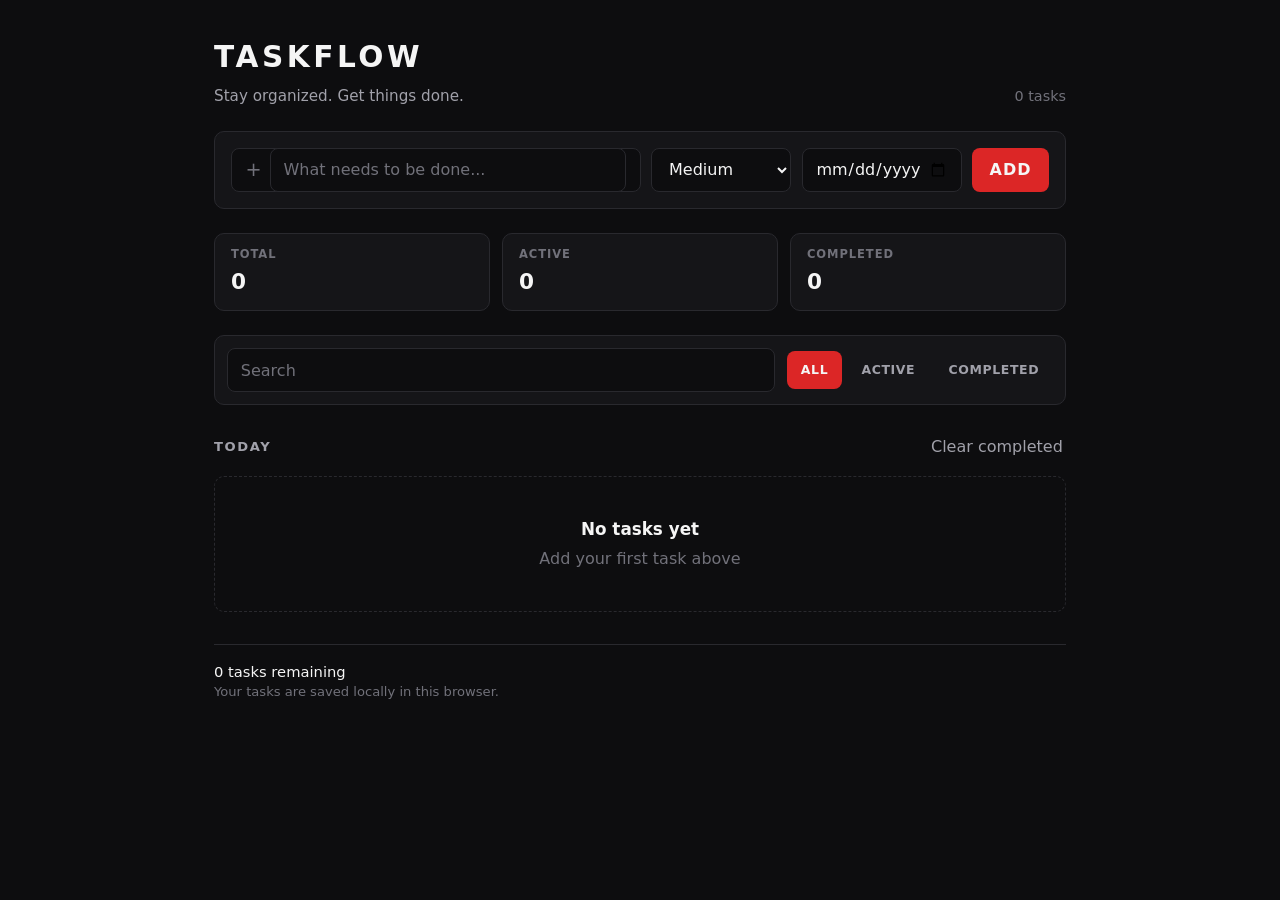
<file: index.html>
<!DOCTYPE html>
<html lang="en">
<head>
    <meta charset="UTF-8">
    <meta name="viewport" content="width=device-width, initial-scale=1.0">
    <title>TASKFLOW</title>
    <link rel="stylesheet" href="css/style.css">
</head>
<body>
    <div class="page">
        <header class="site-header">
            <div>
                <h1>TASKFLOW</h1>
                <p class="tagline">Stay organized. Get things done.</p>
            </div>
            <p class="header-count" id="header-count">0 tasks</p>
        </header>

        <section class="add-card" aria-labelledby="add-heading">
            <h2 id="add-heading" class="visually-hidden">Add a task</h2>
            <form id="todo-form" class="add-form">
                <label class="field title-field">
                    <span class="visually-hidden">Todo title</span>
                    <span class="title-input-wrap">
                        <span class="plus" aria-hidden="true">+</span>
                        <input type="text" id="todo-title" name="title" placeholder="What needs to be done..." maxlength="200" required>
                    </span>
                </label>

                <label class="field">
                    <span class="visually-hidden">Priority</span>
                    <select id="todo-priority" name="priority" aria-label="Priority">
                        <option value="low">Low</option>
                        <option value="medium" selected>Medium</option>
                        <option value="high">High</option>
                    </select>
                </label>

                <label class="field">
                    <span class="visually-hidden">Due date</span>
                    <input type="date" id="todo-due-date" name="dueDate" aria-label="Due date">
                </label>

                <button type="submit" id="submit-btn" class="btn btn-primary">ADD</button>
            </form>
            <p id="form-error" class="form-error hidden" role="alert"></p>
        </section>

        <section class="stats" aria-label="Task statistics">
            <div class="stat-card">
                <span class="stat-label">TOTAL</span>
                <span id="count-total" class="stat-value">0</span>
            </div>
            <div class="stat-card">
                <span class="stat-label">ACTIVE</span>
                <span id="count-active" class="stat-value">0</span>
            </div>
            <div class="stat-card">
                <span class="stat-label">COMPLETED</span>
                <span id="count-completed" class="stat-value">0</span>
            </div>
        </section>

        <section class="toolbar" aria-label="Search and filters">
            <label class="search-field">
                <span class="visually-hidden">Search tasks</span>
                <input type="search" id="search-input" placeholder="Search" autocomplete="off">
            </label>
            <div class="filters" role="group" aria-label="Filter tasks">
                <button type="button" class="filter-btn is-active" data-filter="all" aria-pressed="true">ALL</button>
                <button type="button" class="filter-btn" data-filter="active" aria-pressed="false">ACTIVE</button>
                <button type="button" class="filter-btn" data-filter="completed" aria-pressed="false">COMPLETED</button>
            </div>
        </section>

        <section class="todo-section" aria-labelledby="list-heading">
            <div class="list-header">
                <h2 id="list-heading">TODAY</h2>
                <button type="button" id="clear-completed-btn" class="btn btn-text">Clear completed</button>
            </div>
            <p id="list-status" class="visually-hidden" aria-live="polite"></p>
            <ul id="todo-list" class="todo-list"></ul>
            <div id="empty-state" class="empty-state hidden">
                <p id="empty-title" class="empty-title">No tasks yet</p>
                <p id="empty-copy" class="empty-copy">Add your first task above</p>
            </div>
        </section>

        <footer class="site-footer">
            <p id="remaining-count">0 tasks remaining</p>
            <p class="footer-note">Your tasks are saved locally in this browser.</p>
        </footer>
    </div>

    <div id="delete-modal" class="modal hidden" role="dialog" aria-modal="true" aria-labelledby="delete-modal-title">
        <div class="modal-backdrop" data-modal-dismiss="true"></div>
        <div class="modal-card">
            <h2 id="delete-modal-title">Delete task?</h2>
            <p>This action cannot be undone.</p>
            <div class="modal-actions">
                <button type="button" id="delete-cancel-btn" class="btn btn-secondary">Cancel</button>
                <button type="button" id="delete-confirm-btn" class="btn btn-primary">Delete</button>
            </div>
        </div>
    </div>

    <div id="toast-region" class="toast-region" aria-live="polite" aria-relevant="additions"></div>

    <script src="js/app.js"></script>
</body>
</html>
</file>
<file: css/style.css>
:root {
    --bg: #0d0d0f;
    --surface: #151518;
    --surface-hover: #1b1b20;
    --border: #29292e;
    --text: #f5f5f5;
    --text-secondary: #a1a1aa;
    --text-muted: #71717a;
    --primary: #dc2626;
    --primary-hover: #ef4444;
    --danger: #ef4444;
    --priority-high: #dc2626;
    --priority-medium: #9f1239;
    --priority-low: #71717a;
    --radius: 10px;
    --space-xs: 0.35rem;
    --space-sm: 0.55rem;
    --space-md: 1rem;
    --space-lg: 1.5rem;
    --space-xl: 2rem;
    --control-h: 2.75rem;
    --font: system-ui, -apple-system, "Segoe UI", Roboto, Helvetica, Arial, sans-serif;
}

*,
*::before,
*::after {
    box-sizing: border-box;
}

html,
body {
    margin: 0;
    min-height: 100%;
}

body {
    font-family: var(--font);
    background: var(--bg);
    color: var(--text);
    line-height: 1.45;
}

.page {
    max-width: 900px;
    margin: 0 auto;
    padding: 2.25rem 1.5rem 3rem;
}

.visually-hidden {
    position: absolute;
    width: 1px;
    height: 1px;
    padding: 0;
    margin: -1px;
    overflow: hidden;
    clip: rect(0, 0, 0, 0);
    white-space: nowrap;
    border: 0;
}

.hidden {
    display: none !important;
}

.site-header {
    display: flex;
    justify-content: space-between;
    align-items: flex-end;
    gap: var(--space-md);
    margin-bottom: var(--space-lg);
}

.site-header h1 {
    margin: 0;
    font-size: 1.85rem;
    letter-spacing: 0.12em;
    font-weight: 700;
}

.tagline {
    margin: 0.35rem 0 0;
    color: var(--text-secondary);
    font-size: 0.95rem;
}

.header-count {
    margin: 0;
    color: var(--text-muted);
    font-size: 0.9rem;
    white-space: nowrap;
}

.add-card,
.stat-card,
.todo-card,
.toolbar {
    background: var(--surface);
    border: 1px solid var(--border);
    border-radius: var(--radius);
}

.add-card {
    padding: var(--space-md);
    margin-bottom: var(--space-lg);
}

.add-form {
    display: grid;
    grid-template-columns: minmax(0, 1fr) 140px 160px auto;
    gap: 0.65rem;
    align-items: stretch;
}

.field {
    margin: 0;
    min-width: 0;
}

.title-input-wrap {
    display: flex;
    align-items: center;
    gap: 0.5rem;
    height: var(--control-h);
    padding: 0 0.85rem;
    background: var(--bg);
    border: 1px solid var(--border);
    border-radius: 8px;
}

.plus {
    color: var(--text-muted);
    font-size: 1.2rem;
    line-height: 1;
}

.title-input-wrap input {
    border: 0;
    background: transparent;
    padding: 0;
    height: 100%;
}

input,
select,
button {
    font: inherit;
}

input[type="text"],
input[type="search"],
input[type="date"],
select {
    width: 100%;
    height: var(--control-h);
    background: var(--bg);
    color: var(--text);
    border: 1px solid var(--border);
    border-radius: 8px;
    padding: 0 0.8rem;
}

input::placeholder {
    color: var(--text-muted);
}

input:focus,
select:focus,
button:focus-visible,
.title-input-wrap:focus-within {
    outline: 2px solid var(--primary);
    outline-offset: 2px;
}

.title-input-wrap:focus-within {
    border-color: var(--primary);
}

.title-input-wrap input:focus {
    outline: none;
}

.form-error {
    margin: 0.65rem 0 0;
    color: var(--danger);
    font-size: 0.85rem;
}

.btn {
    border: 0;
    border-radius: 8px;
    min-height: var(--control-h);
    padding: 0 1.1rem;
    cursor: pointer;
    color: var(--text);
    background: var(--surface-hover);
}

.btn-primary {
    background: var(--primary);
    font-weight: 700;
    letter-spacing: 0.06em;
}

.btn-primary:hover {
    background: var(--primary-hover);
}

.btn-secondary {
    background: transparent;
    border: 1px solid var(--border);
    color: var(--text-secondary);
}

.btn-secondary:hover {
    background: var(--surface-hover);
    color: var(--text);
}

.btn-text {
    background: transparent;
    min-height: auto;
    padding: 0.35rem 0.2rem;
    color: var(--text-secondary);
}

.btn-text:hover {
    color: var(--text);
}

.stats {
    display: grid;
    grid-template-columns: repeat(3, 1fr);
    gap: 0.75rem;
    margin-bottom: var(--space-lg);
}

.stat-card {
    padding: 0.8rem 1rem;
}

.stat-label {
    display: block;
    color: var(--text-muted);
    font-size: 0.72rem;
    letter-spacing: 0.08em;
    font-weight: 600;
}

.stat-value {
    display: block;
    margin-top: 0.2rem;
    font-size: 1.35rem;
    font-weight: 700;
}

.toolbar {
    display: flex;
    gap: 0.75rem;
    align-items: center;
    padding: 0.75rem;
    margin-bottom: var(--space-lg);
}

.search-field {
    flex: 1;
    min-width: 0;
}

.filters {
    display: flex;
    gap: 0.35rem;
    flex-shrink: 0;
}

.filter-btn {
    background: transparent;
    color: var(--text-secondary);
    border: 1px solid transparent;
    border-radius: 8px;
    min-height: 2.4rem;
    padding: 0 0.8rem;
    cursor: pointer;
    letter-spacing: 0.05em;
    font-size: 0.78rem;
    font-weight: 600;
}

.filter-btn:hover {
    background: var(--surface-hover);
    color: var(--text);
}

.filter-btn.is-active {
    background: var(--primary);
    color: var(--text);
}

.list-header {
    display: flex;
    justify-content: space-between;
    align-items: center;
    gap: var(--space-md);
    margin-bottom: 0.75rem;
}

.list-header h2 {
    margin: 0;
    font-size: 0.82rem;
    letter-spacing: 0.12em;
    color: var(--text-secondary);
}

.todo-list {
    list-style: none;
    margin: 0;
    padding: 0;
    display: flex;
    flex-direction: column;
    gap: 0.65rem;
}

.todo-card {
    display: grid;
    grid-template-columns: auto minmax(0, 1fr) auto auto;
    grid-template-areas:
        "check main priority actions"
        "check meta meta actions";
    column-gap: 0.85rem;
    row-gap: 0.25rem;
    align-items: center;
    padding: 0.9rem 1rem;
}

.todo-card:hover {
    background: var(--surface-hover);
}

.todo-toggle {
    grid-area: check;
    appearance: none;
    width: 1.15rem;
    height: 1.15rem;
    margin: 0.15rem 0 0;
    border: 1px solid var(--text-muted);
    border-radius: 4px;
    background: var(--bg);
    cursor: pointer;
    align-self: start;
}

.todo-toggle:checked {
    background: var(--primary);
    border-color: var(--primary);
    background-image: url("data:image/svg+xml,%3Csvg xmlns='http://www.w3.org/2000/svg' viewBox='0 0 16 16'%3E%3Cpath fill='none' stroke='%23fff' stroke-width='2' d='M3 8.5l3.2 3.2L13 4.8'/%3E%3C/svg%3E");
    background-repeat: no-repeat;
    background-position: center;
}

.todo-main {
    grid-area: main;
    min-width: 0;
}

.todo-title {
    margin: 0;
    font-size: 0.98rem;
    word-break: break-word;
}

.todo-meta {
    grid-area: meta;
    font-size: 0.78rem;
    color: var(--text-muted);
}

.todo-meta.is-overdue {
    color: var(--primary);
    font-weight: 600;
}

.priority {
    grid-area: priority;
    justify-self: end;
    display: inline-block;
    padding: 0.15rem 0.5rem;
    border-radius: 999px;
    font-size: 0.7rem;
    letter-spacing: 0.04em;
    text-transform: uppercase;
    font-weight: 700;
    border: 1px solid currentColor;
}

.priority-high {
    color: var(--priority-high);
}

.priority-medium {
    color: var(--priority-medium);
}

.priority-low {
    color: var(--priority-low);
}

.todo-actions {
    grid-area: actions;
    display: flex;
    gap: 0.35rem;
    align-self: start;
}

.icon-btn {
    background: transparent;
    color: var(--text-secondary);
    border: 1px solid var(--border);
    border-radius: 8px;
    min-width: 2.5rem;
    min-height: 2.5rem;
    padding: 0 0.55rem;
    cursor: pointer;
    font-size: 0.78rem;
}

.icon-btn:hover {
    background: var(--bg);
    color: var(--text);
}

.icon-btn.delete:hover {
    color: var(--danger);
    border-color: var(--danger);
}

.todo-card.is-completed {
    opacity: 0.7;
}

.todo-card.is-completed .todo-title {
    text-decoration: line-through;
    color: var(--text-secondary);
}

.todo-card.is-editing {
    grid-template-columns: 1fr;
    grid-template-areas: "edit";
}

.edit-form {
    grid-area: edit;
    display: grid;
    grid-template-columns: minmax(0, 1fr) 130px 150px;
    gap: 0.55rem;
}

.edit-actions {
    grid-column: 1 / -1;
    display: flex;
    justify-content: flex-end;
    gap: 0.5rem;
}

.empty-state {
    text-align: center;
    padding: 2.5rem 1rem;
    border: 1px dashed var(--border);
    border-radius: var(--radius);
}

.empty-title {
    margin: 0;
    font-size: 1.05rem;
    font-weight: 650;
}

.empty-copy {
    margin: 0.4rem 0 0;
    color: var(--text-muted);
}

.site-footer {
    margin-top: 2rem;
    padding-top: 1rem;
    border-top: 1px solid var(--border);
}

.site-footer p {
    margin: 0;
}

#remaining-count {
    font-size: 0.92rem;
}

.footer-note {
    margin-top: 0.3rem;
    color: var(--text-muted);
    font-size: 0.82rem;
}

.modal {
    position: fixed;
    inset: 0;
    z-index: 20;
    display: flex;
    align-items: center;
    justify-content: center;
    padding: 1rem;
}

.modal-backdrop {
    position: absolute;
    inset: 0;
    background: rgba(0, 0, 0, 0.65);
}

.modal-card {
    position: relative;
    width: min(100%, 380px);
    background: var(--surface);
    border: 1px solid var(--border);
    border-radius: var(--radius);
    padding: 1.25rem;
}

.modal-card h2 {
    margin: 0;
    font-size: 1.15rem;
}

.modal-card p {
    margin: 0.5rem 0 1.1rem;
    color: var(--text-secondary);
}

.modal-actions {
    display: flex;
    justify-content: flex-end;
    gap: 0.5rem;
}

.toast-region {
    position: fixed;
    right: 1rem;
    bottom: 1rem;
    z-index: 30;
    display: flex;
    flex-direction: column;
    gap: 0.45rem;
    width: min(280px, calc(100% - 2rem));
}

.toast {
    background: var(--surface);
    border: 1px solid var(--border);
    border-left: 3px solid var(--primary);
    border-radius: 8px;
    padding: 0.7rem 0.85rem;
    color: var(--text);
    font-size: 0.88rem;
}

@media (max-width: 768px) {
    .page {
        padding: 1.5rem 1.15rem 2.5rem;
    }

    .add-form {
        grid-template-columns: 1fr 1fr auto;
    }

    .title-field {
        grid-column: 1 / -1;
    }

    .edit-form {
        grid-template-columns: 1fr 1fr;
    }

    .edit-form .edit-title {
        grid-column: 1 / -1;
    }
}

@media (max-width: 600px) {
    .page {
        padding: 1.2rem 0.9rem 2.25rem;
    }

    .site-header {
        align-items: flex-start;
        flex-direction: column;
        gap: 0.35rem;
    }

    .add-form,
    .edit-form,
    .toolbar,
    .todo-card {
        display: flex;
        flex-direction: column;
        align-items: stretch;
    }

    .title-field {
        grid-column: auto;
    }

    .add-form .btn,
    .edit-form input,
    .edit-form select,
    .edit-form .btn {
        width: 100%;
    }

    .todo-toggle {
        align-self: flex-start;
    }

    .priority,
    .todo-actions {
        justify-self: start;
        align-self: flex-start;
    }

    .todo-actions {
        width: 100%;
        justify-content: flex-end;
    }

    .filters {
        width: 100%;
    }

    .filter-btn {
        flex: 1;
    }

    .stats {
        gap: 0.5rem;
    }

    .stat-card {
        padding: 0.7rem 0.55rem;
        text-align: center;
    }

    .stat-value {
        font-size: 1.15rem;
    }

    .edit-actions {
        flex-direction: column;
    }
}
</file>
